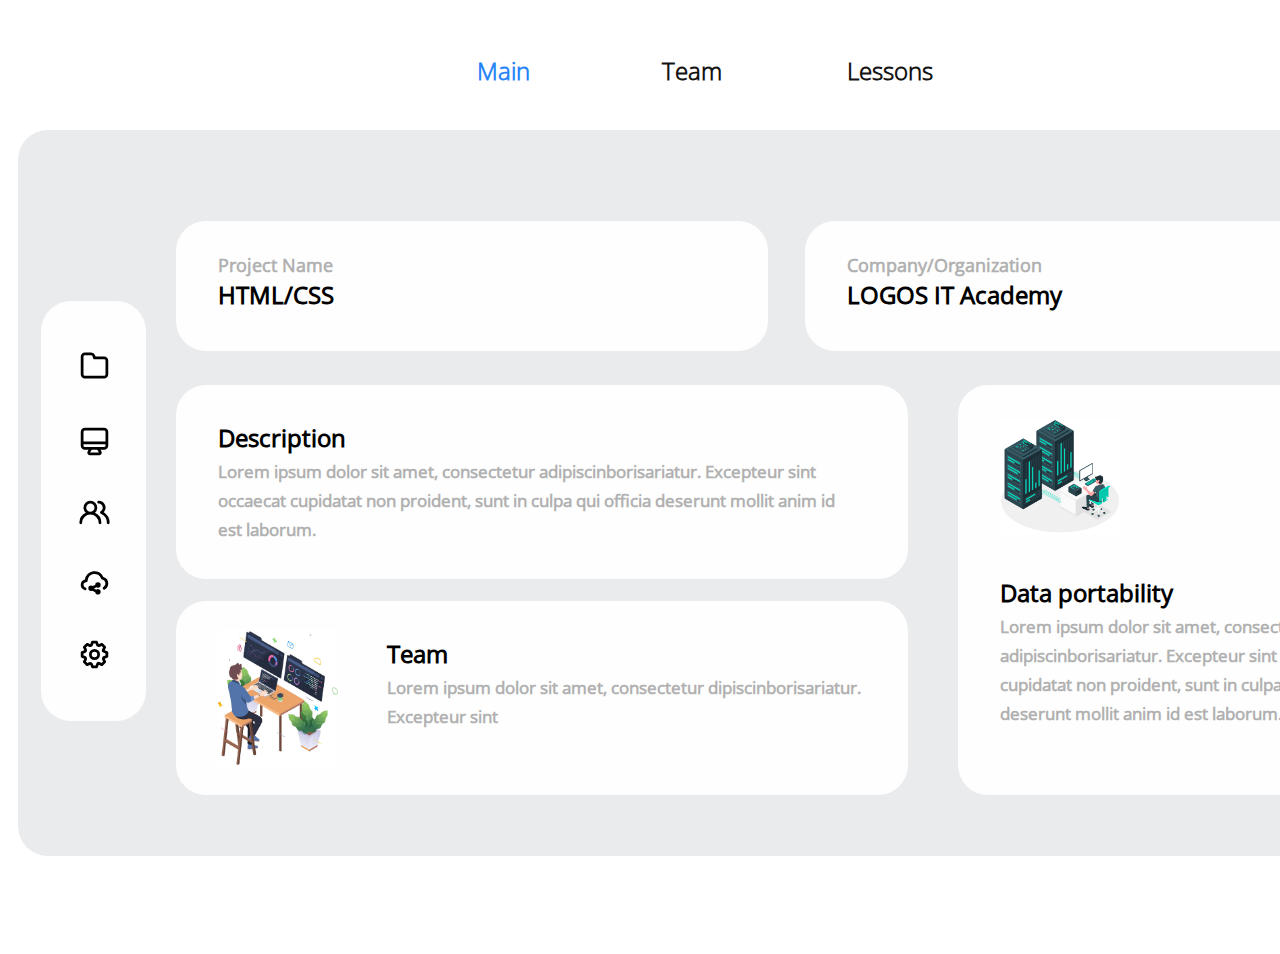
<file: index.html>
<!DOCTYPE html>
<html lang="en">

<head>
  <meta charset="UTF-8" />
  <meta http-equiv="X-UA-Compatible" content="IE=edge" />
  <meta name="viewport" content="width=device-width, initial-scale=1.0" />
  <title>Document</title>
  <link rel="stylesheet" href="./styles/main.css" />
</head>

<body>
  <div class="container">
    <div class="menu">
      <a href="./index.html" class="menu-link index"> Main</a>
      <a href="./team.html" class="menu-link">Team</a>
      <a href="./lessons.html" class="menu-link">Lessons</a>
    </div>
    <div class="content">
      <div class="Side">
        <ul>
          <li>
            <div class="box"><img class="folder icons" src="./images /folder.svg" alt="" /></div>
            <div class="box"><img class="monitor icons" src="./images /monitor.svg" alt="" /></div>
            <div class="box"><img class="vector icons" src="./images /users-alt.svg" alt="" /></div>
            <div class="box"><img class="cloud icons" src="./images /cloud-share.svg" alt="" /></div>
            <div class="box"><img class="cog icons" src="./images /cog.svg" alt="" /></div>
          </li>
        </ul>
      </div>
      <div class="Rectangle_main">
        <div class="Rectangle_main1">
          <div class="Rectangle_3">
            <p class="text-text">Project Name</p>
            <p></p>
            <p class="text-title">HTML/CSS</p>
          </div>
          <div class="Rectangle_4">
            <p class="text-text">Company/Organization</p>
            <p class="text-title">LOGOS IT Academy</p>
          </div>
        </div>
        <div class="Rectangle_main2">
          <div class="Rectangle_main3">
            <div class="Rectangle_5">
              <p class="text-title-2">Description</p>
              <p class="text-text-2">
                Lorem ipsum dolor sit amet, consectetur adipiscinborisariatur.
                Excepteur sint occaecat cupidatat non proident, sunt in culpa
                qui officia deserunt mollit anim id est laborum.
              </p>
            </div>
            <div class="Rectangle_6">
              <div>
                <img class="image-team" src="./images /team.jpg" alt="" />
              </div>
              <div class="block-team">
                <p class="text-title-2">Team</p>
                <p class="text-text-2">
                  Lorem ipsum dolor sit amet, consectetur
                  dipiscinborisariatur. Excepteur sint
                </p>
              </div>
            </div>
          </div>
          <div class="Rectangle_7">
            <div>
              <img class="image-data" src="./images /data.jpg" alt="" />
            </div>
            <div class="block-data">
              <p class="text-title-2">Data portability</p>
              <p class="text-text-2">
                Lorem ipsum dolor sit amet, consectetur adipiscinborisariatur.
                Excepteur sint occaecat cupidatat non proident, sunt in culpa
                qui officia deserunt mollit anim id est laborum.
              </p>
            </div>
          </div>
        </div>
      </div>
    </div>
  </div>
</body>

</html>
</file>
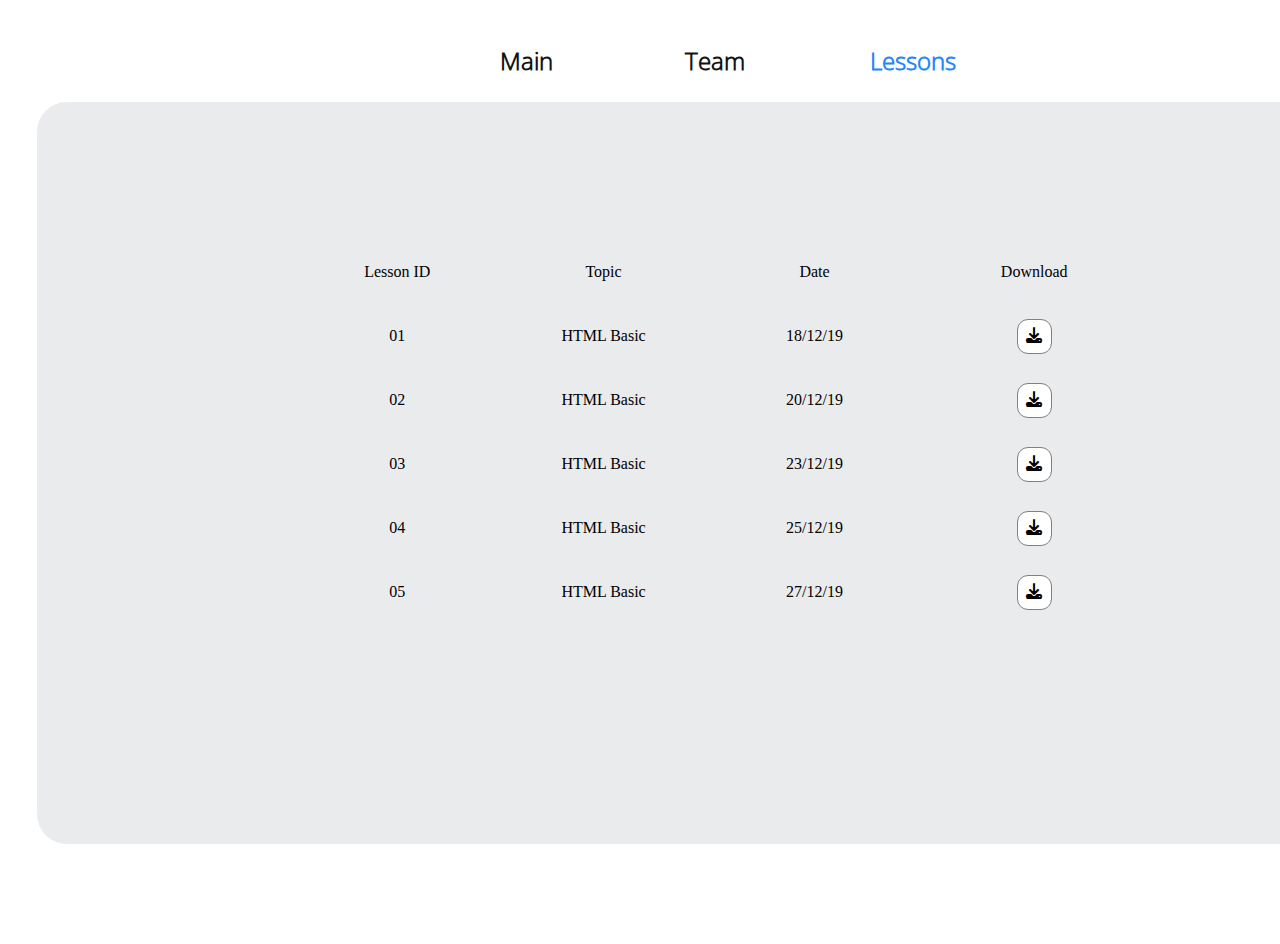
<file: lessons.html>
<!DOCTYPE html>
<html lang="en">

<head>
  <meta charset="UTF-8">
  <meta http-equiv="X-UA-Compatible" content="IE=edge">
  <meta name="viewport" content="width=device-width, initial-scale=1.0">
  <title>Document</title>
  <link rel="stylesheet" href="./styles/lessons.css">
  <link rel="stylesheet" href="https://cdnjs.cloudflare.com/ajax/libs/font-awesome/6.1.2/css/all.min.css">
</head>

<body>
  <div class="container">
    <div class="menu">
      <a href="./index.html" class="menu-link"> Main</a>
      <a href="./team.html" class="menu-link">Team</a>
      <a href="./lessons.html" class="menu-link index">Lessons</a>
    </div>


    <div class="content">
      <table>
        <thead>
          <tr>
            <th>Lesson ID</th>
            <th>Topic</th>
            <th>Date</th>
            <th>Download</th>
          </tr>
        </thead>
        <tbody>
          <tr class="download">
            <td>01</td>
            <td>HTML Basic</td>
            <td>18/12/19</td>
            <td>
              <div class="square blue">
                <i class="fa-solid fa-download"></i>
            </td>
    </div>
    </tr>
    <tr class="download">
      <td>02</td>
      <td>HTML Basic</td>
      <td>20/12/19</td>
      <td>
        <div class="square blue"><i class="fa-solid fa-download"></i>
      </td>
  </div>
  </tr>
  <tr class="download">
    <td>03</td>
    <td>HTML Basic</td>
    <td>23/12/19</td>
    <td>
      <div class="square blue"><i class="fa-solid fa-download"></i>
    </td>
    </div>
  </tr>
  <tr class="download">
    <td>04</td>
    <td>HTML Basic</td>
    <td>25/12/19</td>
    <td>
      <div class="square blue"><i class="fa-solid fa-download"></i>
    </td>
    </div>
  </tr>
  <tr class="download">
    <td>05</td>
    <td>HTML Basic</td>
    <td>27/12/19</td>
    <td>
      <div class="square blue"><i class="fa-solid fa-download"></i>
    </td>
    </div>
  </tr>
  </tbody>
  </table>
  </div>

</body>

</html>
</file>
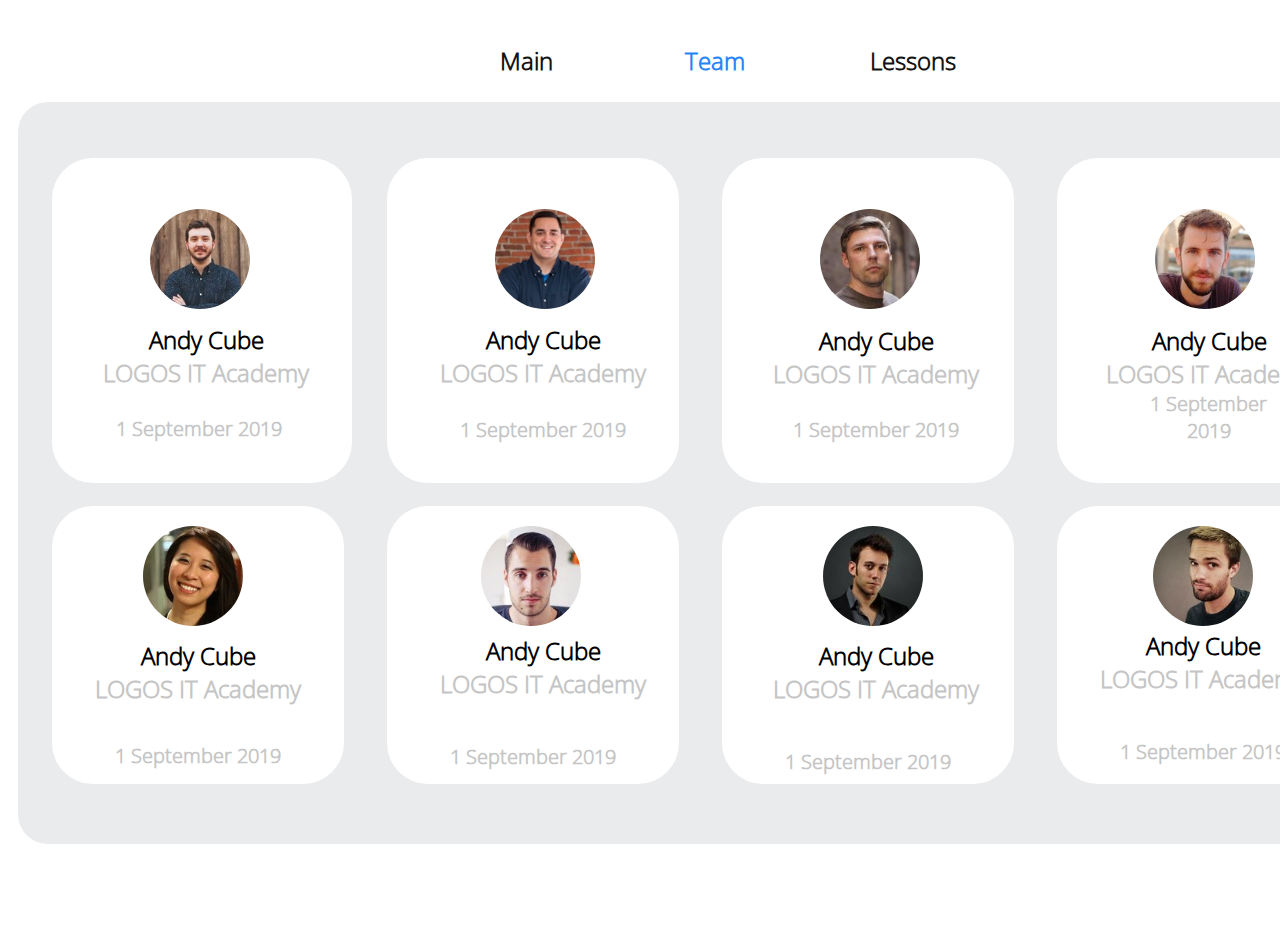
<file: team.html>
<!DOCTYPE html>
<html lang="en">

<head>
  <meta charset="UTF-8" />
  <meta http-equiv="X-UA-Compatible" content="IE=edge" />
  <meta name="viewport" content="width=device-width, initial-scale=1.0" />
  <title>Document</title>
  <link rel="stylesheet" href="./styles/team.css" />
</head>

<body>
  <div class="container">
    <div class="menu">
      <a href="./index.html" class="menu-link"> Main</a>
      <a href="./team.html" class="menu-link index">Team</a>
      <a href="./lessons.html" class="menu-link">Lessons</a>
    </div>

    <div class="content">
      <div class="group_1">
        <div class="rectangle-1 member-1">
          <img class="images-1 photo-1" src="./images /1.jpg" alt="" />
          <div class="block text-1">
            <p class="name">Andy Cube</p>
            <p class="text">LOGOS IT Academy</p>
          </div>
          <p class="date text-11">1 September 2019</p>
        </div>
        <div class="rectangle-1 member-2">
          <img class="images-1 photo-2" src="./images /2 (1).jpg" alt="" />
          <div class="block text-2">
            <p class="name">Andy Cube</p>
            <p class="text">LOGOS IT Academy</p>
          </div>
          <p class="date text-12">1 September 2019</p>
        </div>
        <div class="rectangle-1 member-3">
          <img class="images-1 photo-3" src="./images /3.jpg" alt="" />
          <div class="block text-3">
            <p class="name">Andy Cube</p>
            <p class="text">LOGOS IT Academy</p>
          </div>
          <p class="date text-13">1 September 2019</p>
        </div>
        <div class="rectangle-1 member-4">
          <img class="images-1 photo-4" src="./images /4.jpg" alt="" />
          <div class="block text-4">
            <p class="name">Andy Cube</p>
            <p class="text">LOGOS IT Academy</p>
            <p class="date text-14">1 September 2019</p>
          </div>
        </div>
      </div>
      <div class="group_2">
        <div class="rectangle-2 member_5">
          <img class="images-1 photo-5" src="./images /7.jpg" alt="" />
          <div class="block text-5">
            <p class="name">Andy Cube</p>
            <p class="text">LOGOS IT Academy</p>
          </div>
          <p class="date text-14">1 September 2019</p>
        </div>
        <div class="rectangle-2 member_6">
          <img class="images-1 photo-6" src="./images /6.jpg" alt="" />
          <div class="block text-6">
            <p class="name">Andy Cube</p>
            <p class="text">LOGOS IT Academy</p>
          </div>
          <p class="date text-14">1 September 2019</p>
        </div>
        <div class="rectangle-2 member_7">
          <img class="images-1 photo-7" src="./images /5.jpg" alt="" />
          <div class="block text-7">
            <p class="name">Andy Cube</p>
            <p class="text">LOGOS IT Academy</p>
          </div>
          <p class="date text-14">1 September 2019</p>
        </div>

        <div class="rectangle-2 member_8">
          <img class="images-1 photo-8" src="./images /8.jpg" alt="" />
          <div class="block text-8">
            <p class="name">Andy Cube</p>
            <p class="text">LOGOS IT Academy</p>
          </div>
          <p class="date text-14">1 September 2019</p>
        </div>
      </div>
    </div>
  </div>
</body>

</html>
</file>
<file: styles/main.css>
@import url(./reset.css);
@import url(./fonts.css);

* {
  margin: 0;
  padding: 0;
  box-sizing: border-box;
}

.container {
  width: 1440px;
  height: 900px;
}

.menu {
  display: flex;
  justify-content: center;
  margin: 54px 477px 32px;
}

.menu-link {
  font-family: "Open Sans";
  font-style: normal;
  font-weight: 700;
  font-size: 24px;
  line-height: 33px;
  color: #131313;
  text-decoration: none;
  width: 116px;
  height: 44px;
  margin-right: 69px;
}

.menu-link:last-child {
  margin-right: 0px;
}

.menu-link:hover {
  color: #2785f7;
}

.index {
  color: #2785f7;
}

.content {
  width: 1404px;
  height: 726px;
  background: #eaebed;
  border-radius: 30px;
  margin: 0px 18px 44px 18px;
  padding: 171px 1276px 135px 23px;
  display: flex;
}

.Side {
  width: 105px;
  height: 420px;
  background: #fefefe;
  border-radius: 30px;
  padding: 33px 19px 53.61px 19px;

}

.folder {
  width: 35px;
  height: 33px;
  margin: 15px 15px 20px 17px;
}

.monitor {
  width: 35px;
  height: 33px;
  margin: 20px 15px 15px 17px;
}

.vector {
  width: 35px;
  height: 33px;
  margin: 20px 15px 15px 17px;
}

.cloud {
  width: 35px;
  height: 33px;
  margin: 20px 15px 15px 17px;
}

.cog {
  width: 35px;
  height: 33px;
  margin: 20px 15px 15px 17px;
}

.Rectangle_main1 {
  display: flex;
  margin: -80px 0 0 30px;
}

.Rectangle_3 {
  width: 592px;
  height: 130px;
  background: #fefefe;
  border-radius: 30px;
  padding: 32px 42px;
}

.Rectangle_4 {
  width: 592px;
  height: 130px;
  background: #fefefe;
  border-radius: 30px;
  padding: 32px 42px;
}

.Rectangle_3:first-child {
  margin-right: 37px;
}

.Rectangle_5 {
  width: 732px;
  height: 194px;
  padding: 34px 66px 34px 42px;
  background: #fefefe;
  border-radius: 30px;
  margin: 34px 33px 22px 30px;
}

.Rectangle_6 {
  width: 732px;
  height: 194px;
  margin: 22px 16.5px 72px 30px;
  background: #fefefe;
  border-radius: 30px;
  display: flex;
}

.block-team {
  margin-top: 34px;
}

.image-team {
  width: 120px;
  height: 138.26px;
  margin: 28px 49px 27.74px 42px;
}

.Rectangle_main2 {
  display: flex;
}

.Rectangle_7 {
  width: 447px;
  height: 410px;
  background: #fefefe;
  border-radius: 30px;
  margin: 34px 34px 72px 16.5px;
}

.text-title {
  font-family: "Open Sans regular";
  font-style: normal;
  font-weight: 700;
  font-size: 24px;
  line-height: 33px;
  color: #000000;
}

.text-text {
  font-family: "Open Sans regular";
  font-style: normal;
  font-weight: 700;
  font-size: 18px;
  line-height: 25px;
  color: #b1b1b1;
}

.text-text-2 {
  font-family: "Open Sans regular";
  font-style: normal;
  font-weight: 700;
  font-size: 17px;
  line-height: 29px;
  color: #b1b1b1;
}

.text-title-2 {
  font-family: "Open Sans regular";
  font-style: normal;
  font-weight: 700;
  font-size: 24px;
  line-height: 38px;
  color: #000000;
}

.block-data {
  margin: 24.68px 39px 38px 42px;
}

.image-data {
  width: 120px;
  height: 115.32px;
  margin: 34px 285px 12.34px 42px;
}




.box:hover {
  border-radius: 15px;
  background: #2785f7;
}
</file>
<file: styles/lessons.css>
@import url(./reset.css);
@import url(./fonts.css);

* {
  margin: 0;
  padding: 0;
  box-sizing: border-box;
}

.container {
  width: 1440px;
  height: 900px;
}

.menu {
  display: flex;
  justify-content: center;
  margin: 44px 422px 14px 467px;
}

.menu-link {
  font-family: "Open Sans";
  font-style: normal;
  font-weight: 700;
  font-size: 24px;
  line-height: 33px;
  color: #131313;
  text-decoration: none;
  width: 116px;
  height: 44px;
  margin-right: 69px;
}

.menu-link:last-child {
  margin-right: 0px;
}

.menu-link:hover {
  color: #2785f7;
}

.index {
  color: #2785f7;
}

.content {
  width: 1366px;
  height: 742px;
  background: #eaebed;
  border-radius: 30px;
  margin: 14px 37px 51px 37px;
  padding: 138px 257px;
}

th {
  width: 852px;
  height: 40px;
  vertical-align: middle;
}

table,
th,
td {
  border-spacing: 30px;
  border-collapse: collapse;
}

tr {
  width: 811px;
  height: 64px;
  text-align: center;
}

td {
  margin: 10px;
  vertical-align: middle;
}

td:last-child {
  border-end-end-radius: 21px;
  border-top-right-radius: 21px;
}

td:first-child {
  border-start-start-radius: 21px;
  border-bottom-left-radius: 21px;
}

.download {
  width: 1194px;
  height: 64px;
  background: #eaebed;
  transition: all 0.5s ease;
}

.fa-solid {
  width: 20px;
  height: 22px;
  margin-top: 7px;
}

.square {
  width: 35px;
  height: 35px;
  background: #ffffff;
  border-radius: 11px;
  margin: auto;
}

.blue {
  background: #ffffff;
  border: 1px solid grey;
  transition: all 0.5s ease;
}

.blue:hover.square {
  width: 35px;
  height: 35px;
  background-color: #2785f7;
  color: #ffffff;
  border-radius: 11px;
  border: 1px solid grey;
}

.download:hover {
  background-color: white;
}
</file>
<file: styles/team.css>
@import url(./reset.css);
@import url(./fonts.css);

* {
  margin: 0;
  padding: 0;
  box-sizing: border-box;
}

.container {
  width: 1440px;
  height: 900px;
}

.menu {
  display: flex;
  justify-content: center;
  margin: 44px 422px 14px 467px;
}

.menu-link {
  font-family: "Open Sans";
  font-style: normal;
  font-weight: 700;
  font-size: 24px;
  line-height: 33px;
  color: #131313;
  text-decoration: none;
  width: 116px;
  height: 44px;
  margin-right: 69px;
}

.menu-link:last-child {
  margin-right: 0px;
}

.menu-link:hover {
  color: #2785f7;
}

.index {
  color: #2785f7;
}

.content {
  width: 1366px;
  height: 742px;
  background: #eaebed;
  border-radius: 30px;
  margin: 0px 18px 44px 18px;
}

.group_1,
.group_2 {
  display: flex;
}

.rectangle-1 {
  background: #ffffff;
  border-radius: 41px;
  margin-top: 56px;
  margin-bottom: 23px;
  transition: all 0.5s ease;
}

.member-1 {
  width: 300px;
  height: 325px;
  margin-left: 34px;
  margin-right: 35px;
}

.member-2 {
  width: 292px;
  height: 325px;
  margin-right: 43px;
}

.member-3 {
  width: 292px;
  height: 325px;
  margin-right: 43px;
}

.member-4 {
  width: 292px;
  height: 325px;
  margin-right: 35px;
}

.rectangle-2 {
  width: 292px;
  height: 278px;
  background: #ffffff;
  border-radius: 41px;
  margin-right: 43px;
  transition: all 0.5s ease;
}

.rectangle-2:first-child {
  margin-left: 34px;
}

.rectangle-2:last-child {
  margin-right: 35px;
}

.images-1 {
  width: 100px;
  height: 100px;
  border-radius: 50px;
}

.photo-1 {
  margin: 51px 102px 11px 98px;
}

.photo-2 {
  margin: 51px 84px 11px 108px;
}

.photo-3,
.photo-4 {
  margin: 51px 94px 12px 98px;
}

.photo-5 {
  margin: 20px 101px 10px 91px;
}

.photo-6 {
  margin: 20px 98px 5px 94px;
}

.photo-7 {
  margin: 20px 91px 10px 101px;
}

.photo-8 {
  margin: 20px 96px 0px 96px;
}

.block {
  width: 232px;
  height: 64px;
  text-align: center;
  font-family: "Open Sans";
  font-style: normal;
  font-weight: 700;
  font-size: 24px;
  line-height: 33px;
}

.text-1 {
  margin: 0px 30px 28px 38px;
}

.text-2 {
  margin: 0px 20px 29px 40px;
}

.text-3 {
  margin: 0px 22px 28px 38px;
}

.text-4 {
  margin: 0px 24px 23px 36px;
}

.text-5 {
  margin: 0px 30px 39px 30px;
}

.text-6 {
  margin: 0px 20px 45px 40px;
}

.text-7 {
  margin: 0px 22px 45px 38px;
}

.text-8 {
  margin: 0px 30px 45px 30px;
}

.name {
  color: #000000;
}

.text {
  color: #c5c5c5;
}

.date {
  font-family: "Open Sans";
  font-style: normal;
  font-weight: 600;
  font-size: 20px;
  line-height: 27px;
  text-align: center;
  color: #c5c5c5;
}

.text-11 {
  margin: 0px 46px 27px 39px;
}

.text-12 {
  margin: 0px 29px 26px 48px;
}

.text-13 {
  margin: 0px 31px 26px 46px;
}

.text-14 {
  margin: 0px 39px 31px 38px;
}

.text-15 {
  margin: 0px 38px 1px 39px;
}

.text-16 {
  margin: 0px 29px 0px 48px;
}

.text-17 {
  margin: 0px 31px 0px 46px;
}

.text-18 {
  margin: 0px 39px 5px 38px;
}

.rectangle-1:hover,
.rectangle-2:hover {
  background-color: #2785f7;
}

.rectangle-1:hover p,
.rectangle-2:hover p {
  color: white;
}
</file>
